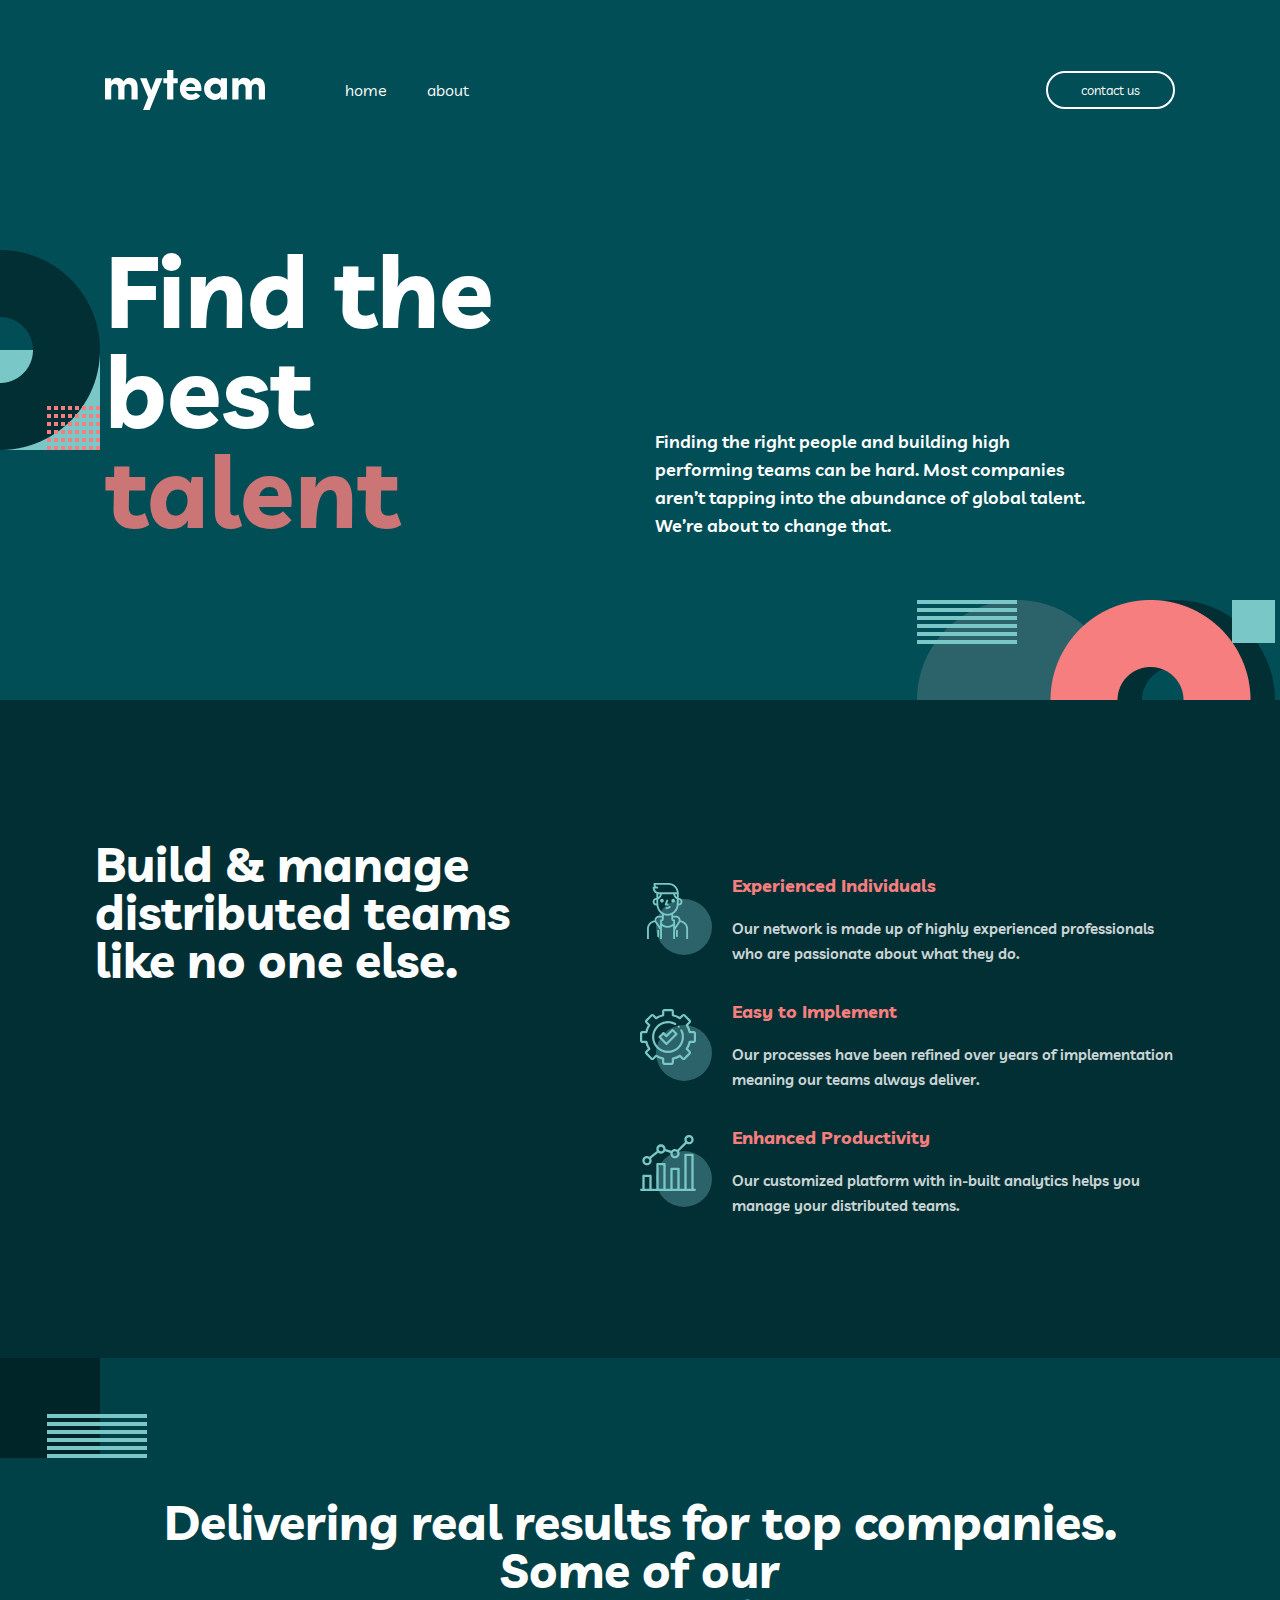
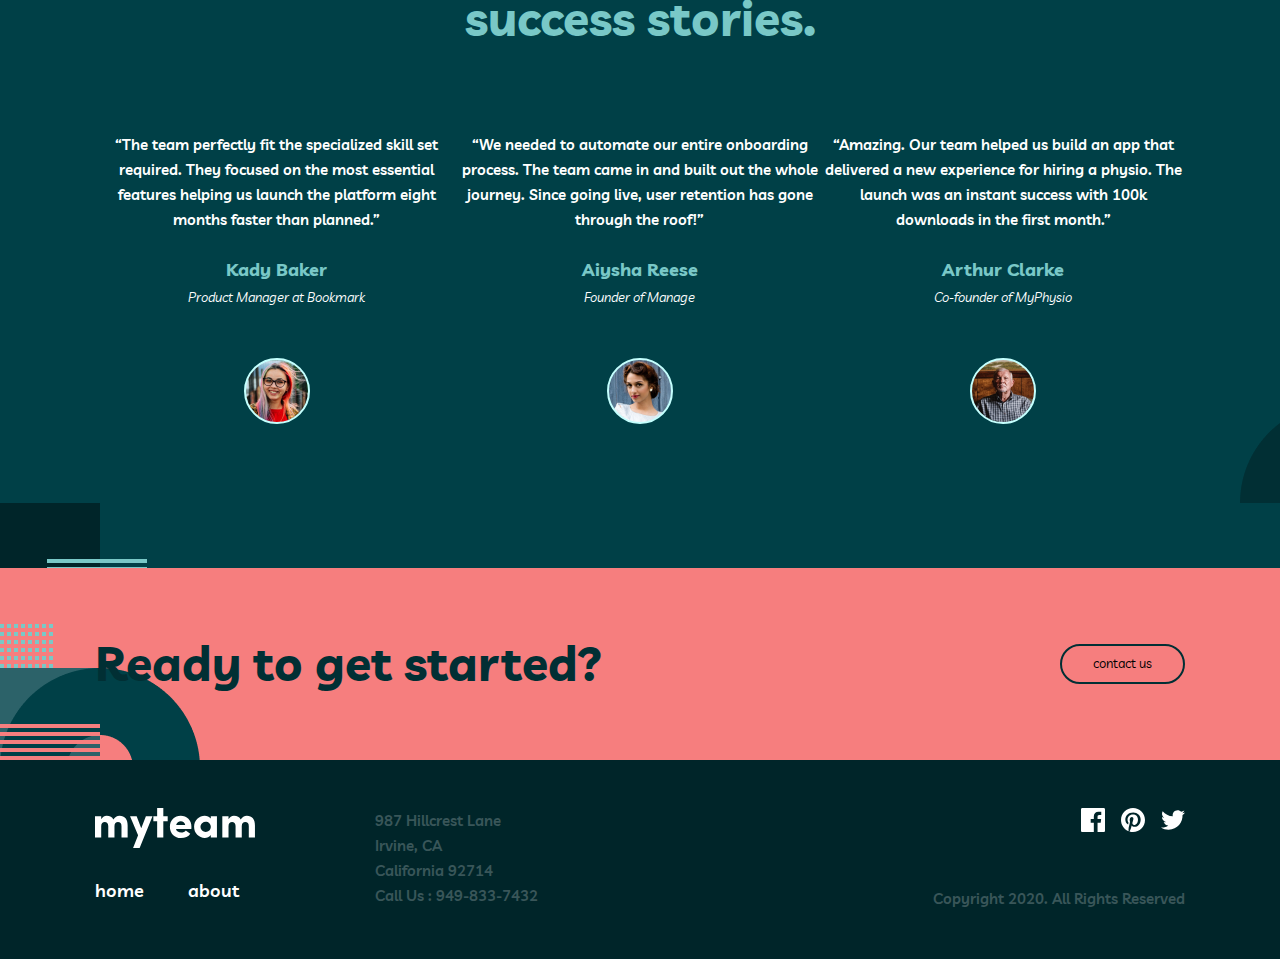
<file: pages/index.html>
<!DOCTYPE html>
<html lang="en">

<head>
    <meta charset="UTF-8">
    <meta http-equiv="X-UA-Compatible" content="IE=edge">
    <meta name="viewport" content="width=device-width, initial-scale=1.0">
    <title>Document</title>
    <link rel="stylesheet" href="../styles/mian.css">
</head>

<body>
    <header id="begin">
        <nav>
            <div class="container nav">
                <div class="menu">
                    <img src="../images/myteam.svg" alt="">
                    <a href="index.html">home</a>
                    <a href="in-2.html">about</a>
                </div>
                <button id="humburger">
                    <img src="../images/menu.svg" alt="">
                </button>
                <div id="navbar-responsive">
                    <button id="navbar-close">
                        <img src="../images/close.svg" alt="menu" />
                    </button>
                    <p>home</p>
                    <br>
                    <p>about</p>
                    <button class="btn1 b">
                        contact us
                    </button>
                </div>
                <button class="btn b">
                    <a href="in-3.html">contact us</a>
                </button>
            </div>
            <section>
                <div class="container cv">
                    <div class="p">
                        <p>
                            Find the <br> best <p class="tal">talent</p>
                        </p>
                    </div>
                    <div class="begun1">
                        <p>Finding the right people and building high <br> performing teams can be hard. Most companies <br>
                            aren’t tapping into the abundance of global talent. <br> We’re about to change that.</p>
                    </div>
                </div>
            </section>
        </nav>
    </header>
    <main>
        <section id="easy">
            <div class="container sec-2">
                <div class="build">
                    <p>Build & manage <br> distributed teams <br> like no one else.</p>
                </div>
                <div>
                    <div class="card">
                        <img src="../images/icon-experienced@2x.svg" alt="">
                        <div class="like23">
                            <div>Experienced Individuals</div>
                            <p>Our network is made up of highly experienced professionals who are passionate about what they do.</p>
                        </div>
                    </div>
                    <div class="card">
                        <img src="../images/easy.svg" alt="">
                        <div class="like23">
                            <div>Easy to Implement</div>
                            <p>Our processes have been refined over years of implementation meaning our teams always deliver.</p>
                        </div>
                    </div>
                    <div class="card">
                        <img src="../images/enhaced.svg" alt="">
                        <div class="like23">
                            <div>Enhanced Productivity</div>
                            <p>Our customized platform with in-built analytics helps you manage your distributed teams.</p>
                        </div>
                    </div>
                </div>
            </div>
        </section>
        <section id="about">
            <div class="container about">
                <div class="about__p">
                    <p>Delivering real results for top companies. Some of our <p class="df">success stories.</p> </p>
                </div>
                <div class="aboutus">
                    <div class="card-2">
                        <p>“The team perfectly fit the specialized skill set required. They focused on the most essential features helping us launch the platform eight months faster than planned.”</p>
                        <h4>Kady Baker</h4>
                        <div class="i">
                            <i>Product Manager at Bookmark</i>
                        </div>
                        <br>
                        <div class="img-3">
                            <img src="../images/user-kady.svg" alt="">
                        </div>
                    </div>
                    <div class="card-2">
                        <p>“We needed to automate our entire onboarding process. The team came in and built out the whole journey. Since going live, user retention has gone through the roof!”</p>
                        <h4>Aiysha Reese</h4>
                        <div class="i">
                            <i>Founder of Manage</i>
                        </div>
                        <br>
                        <div class="img-3">
                            <img src="../images/user-aiysha.svg" alt="">
                        </div>
                    </div>
                    <div class="card-2">
                        <p>“Amazing. Our team helped us build an app that delivered a new experience for hiring a physio. The launch was an instant success with 100k downloads in the first month.”</p>
                        <h4>Arthur Clarke</h4>
                        <div class="i">
                            <i>Co-founder of MyPhysio</i>
                        </div>
                        <br>
                        <div class="img-3">
                            <img src="../images/user-arthur.svg" alt="">
                        </div>
                    </div>
                </div>
            </div>
        </section>
        <section id="contact">
            <div class="container cont-1">
                <div class="ready"><p>Ready to get started?</p></div>
                <div class="btn-end">
                    <button>contact us</button>
                </div>
            </div>
        </section>
        <section id="lo2">
            <div class="container lo2">
                <div class="hjk">
                    <div>
                        <img src="../images/myteam.svg" alt="">
                        <div class="kk">
                            <a href="#">home</a>
                            <a href="#">about</a>
                        </div>
                    </div>
                    <div class="lopi">
                        <p class="footer0">
                            987  Hillcrest Lane <br> Irvine, CA <br> California 92714 <br> Call Us : 949-833-7432
                        </p>
                    </div>
                </div>
                <div class="youtube">
                    <div class="img-4"><img src="../images/Group 31.svg" alt=""></div>
                    <p class="footer0 jk">Copyright 2020. All Rights Reserved</p>
                </div>
            </div>
        </section>
    </main>
    <script src="../main.js"></script>
</body>

</html>
</file>
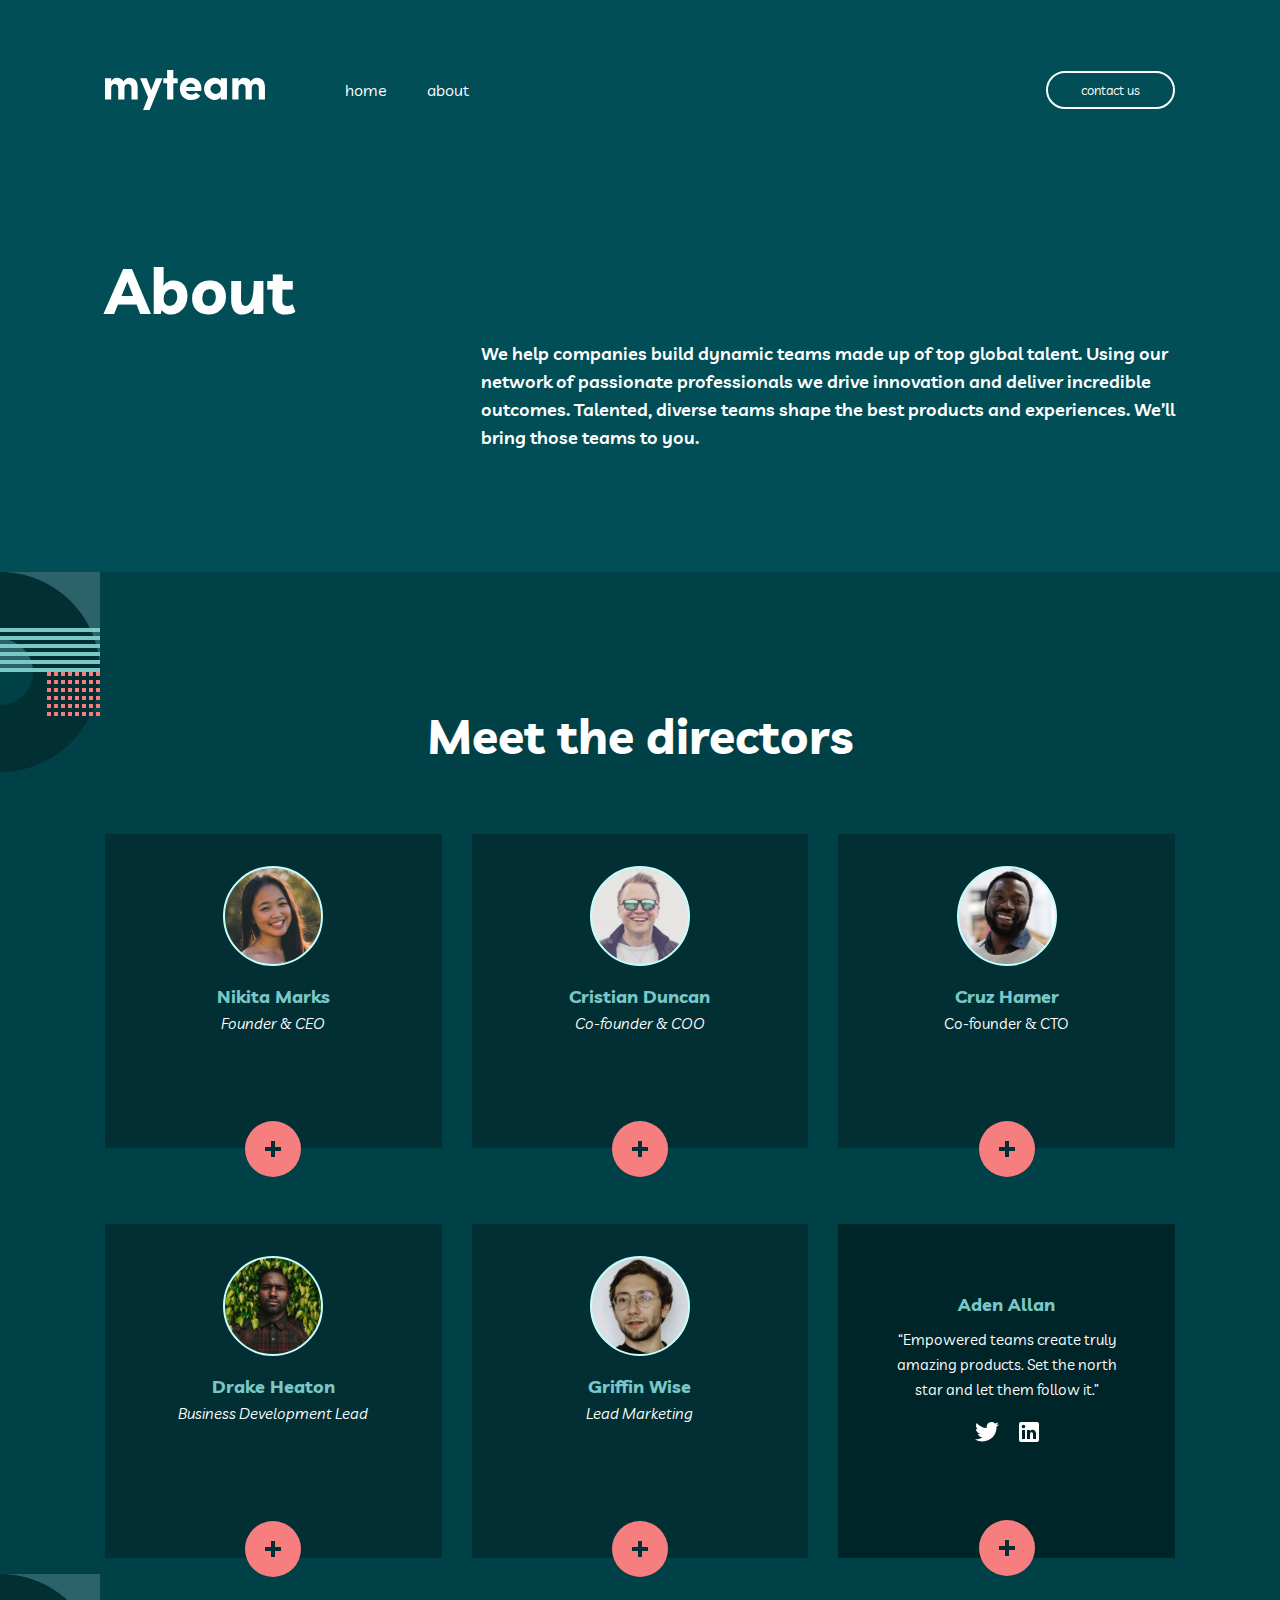
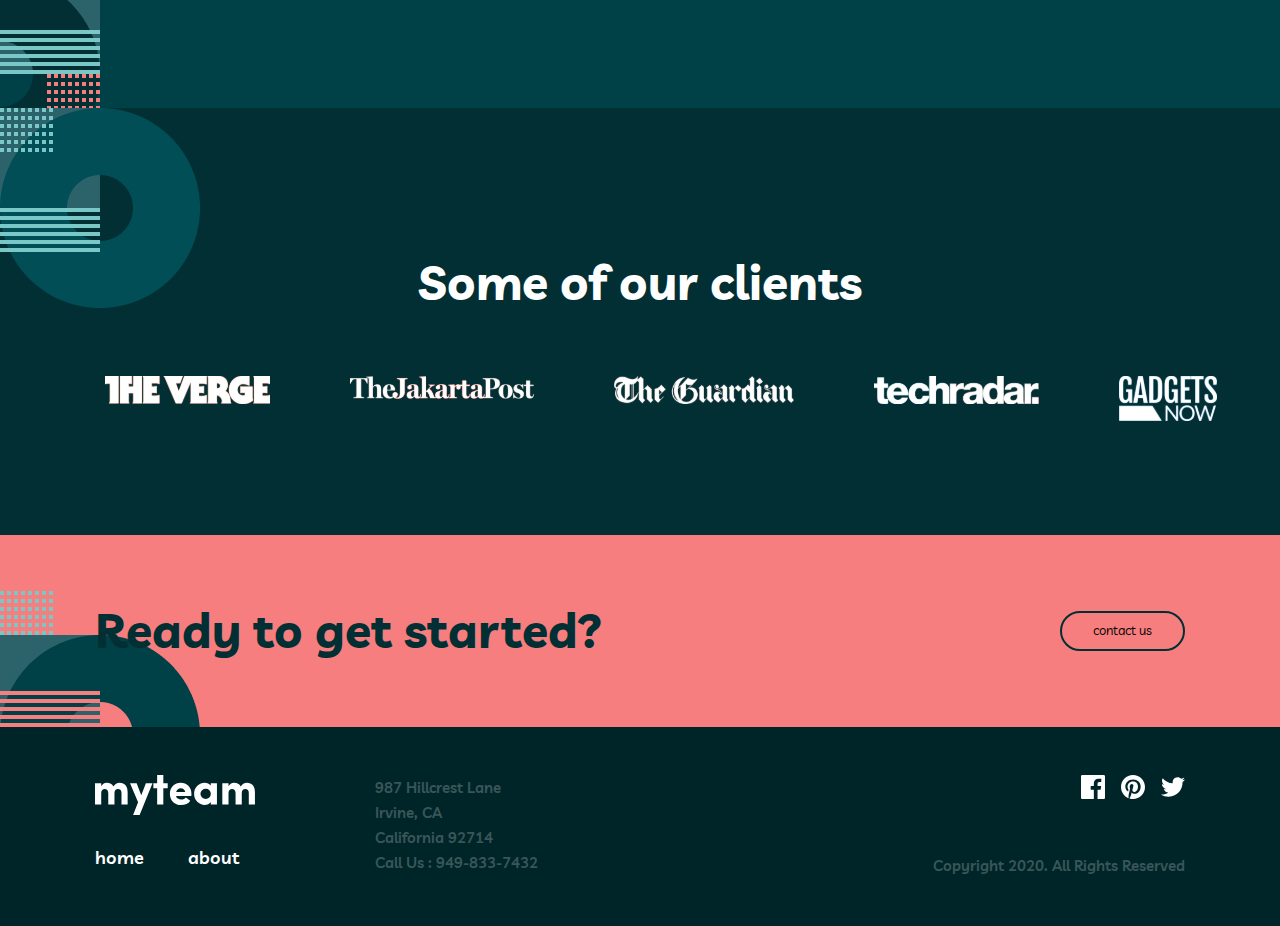
<file: pages/in-2.html>
<!DOCTYPE html>
<html lang="en">

<head>
    <meta charset="UTF-8">
    <meta http-equiv="X-UA-Compatible" content="IE=edge">
    <meta name="viewport" content="width=device-width, initial-scale=1.0">
    <title>Document</title>
    <link rel="stylesheet" href="../styles/index.css">
</head>

<body>
    <header>
        <div class="container nav">
            <div class="menu">
                <img src="../images/myteam.svg" alt="">
                <a href="index.html">home</a>
                <a href="in-2.html">about</a>
            </div>
            <button id="humburger">
                <img src="../images/menu.svg" alt="">
            </button>
            <div id="navbar-responsive">
                <div class="navbarl">
                    <button id="navbar-close">
                        <img src="../images/close.svg" alt="menu" />
                    </button>
                    <p>Home</p>
                    <br>
                    <p>About</p>
                    <button class="btn1 b">
                        contact us
                    </button>
                </div>
            </div>
            <button class="btn b">
                <a href="in-3.html">contact us</a>
            </button>
        </div>
        <div class="container beg">
            <div class="nim">
                <p>About</p>
            </div>
            <div class="nim1">
                <p>
                    We help companies build dynamic teams made up of top global talent. Using our <br> network of
                    passionate professionals we drive innovation and deliver incredible <br> outcomes. Talented, diverse
                    teams shape the best products and experiences. We’ll <br> bring those teams to you.
                </p>
            </div>
        </div>
    </header>
    <main>
        <section id="bgc-2">
            <p class="meet">Meet the directors</p>
            <div class="container cards">
                <div class="card">
                    <div class="img-1">
                        <img src="../images2/user-nikita.svg" alt="">
                    </div>
                    <h4>Nikita Marks</h4>
                    <p><i>Founder & CEO</i></p>
                    <div class="cicle">
                        <div id="x"></div>
                        <div id="x2"></div>
                    </div>
                </div>
                <div class="card">
                    <div class="img-1">
                        <img src="../images2/user-cristian.svg" alt="">
                    </div>
                    <h4>Cristian Duncan</h4>
                    <p><i>Co-founder & COO</i></p>
                    <div class="cicle">
                        <div id="x"></div>
                        <div id="x2"></div>
                    </div>
                </div>
                <div class="card">
                    <div class="img-1">
                        <img src="../images2/user-cruz.svg" alt="">
                    </div>
                    <h4>Cruz Hamer</h4>
                    <p><i></i>Co-founder & CTO</p>
                    <div class="cicle">
                        <div id="x"></div>
                        <div id="x2"></div>
                    </div>
                </div>
                <div class="card">
                    <div class="img-1">
                        <img src="../images2/user-drake.svg" alt="">
                    </div>
                    <h4>Drake Heaton</h4>
                    <p><i>Business Development Lead</i></p>
                    <div class="cicle">
                        <div id="x"></div>
                        <div id="x2"></div>
                    </div>
                </div>
                <div class="card">
                    <div class="img-1">
                        <img src="../images2/user-griffin.svg" alt="">
                    </div>
                    <h4>Griffin Wise</h4>
                    <p><i>Lead Marketing</i></p>
                    <div class="cicle">
                        <div id="x"></div>
                        <div id="x2"></div>
                    </div>
                </div>
                <div class="card1 card">
                    <h4>Aden Allan</h4>
                    <p>“Empowered teams create truly <br> amazing products. Set the north <br> star and let them follow
                        it.”</p>
                    <div id="img-2">
                        <img src="../images2/twiter.svg" alt="">
                        <img src="../images2/in.svg" alt="">
                    </div>
                    <div class="cicle fggf">
                        <div id="x"></div>
                        <div id="x2"></div>
                    </div>
                </div>
            </div>
        </section>
        <section id="something">
            <div class="container">
                <div class="some">
                    <p>Some of our clients</p>
                </div>
                <div class="img-sh">
                    <div>
                        <img src="../images2/1.svg" alt="">

                    </div>
                    <div>
                        <img src="../images2/2.svg" alt="">

                    </div>
                    <div>
                        <img src="../images2/3.svg" alt="">

                    </div>
                    <div>
                        <img src="../images2/4.svg" alt="">

                    </div>
                    <div>
                        <img src="../images2/5.svg" alt="">

                    </div>
                </div>
            </div>
        </section>
        <section id="contact">
            <div class="container cont-1">
                <div class="ready">
                    <p>Ready to get started?</p>
                </div>
                <div class="btn-end">
                    <button>contact us</button>
                </div>
            </div>
        </section>
        <section id="lo2">
            <div class="container lo2">
                <div class="hjk">
                    <div>
                        <img src="../images/myteam.svg" alt="">
                        <div class="kk">
                            <a href="#">home</a>
                            <a href="#">about</a>
                        </div>
                    </div>
                    <div class="lopi">
                        <p class="footer0">
                            987 Hillcrest Lane <br> Irvine, CA <br> California 92714 <br> Call Us : 949-833-7432
                        </p>
                    </div>
                </div>
                <div class="youtube">
                    <div class="img-4"><img src="../images/Group 31.svg" alt=""></div>
                    <p class="footer0 jk">Copyright 2020. All Rights Reserved</p>
                </div>
            </div>
        </section>
    </main>
    <script src="../main.js"></script>
</body>

</html>
</file>
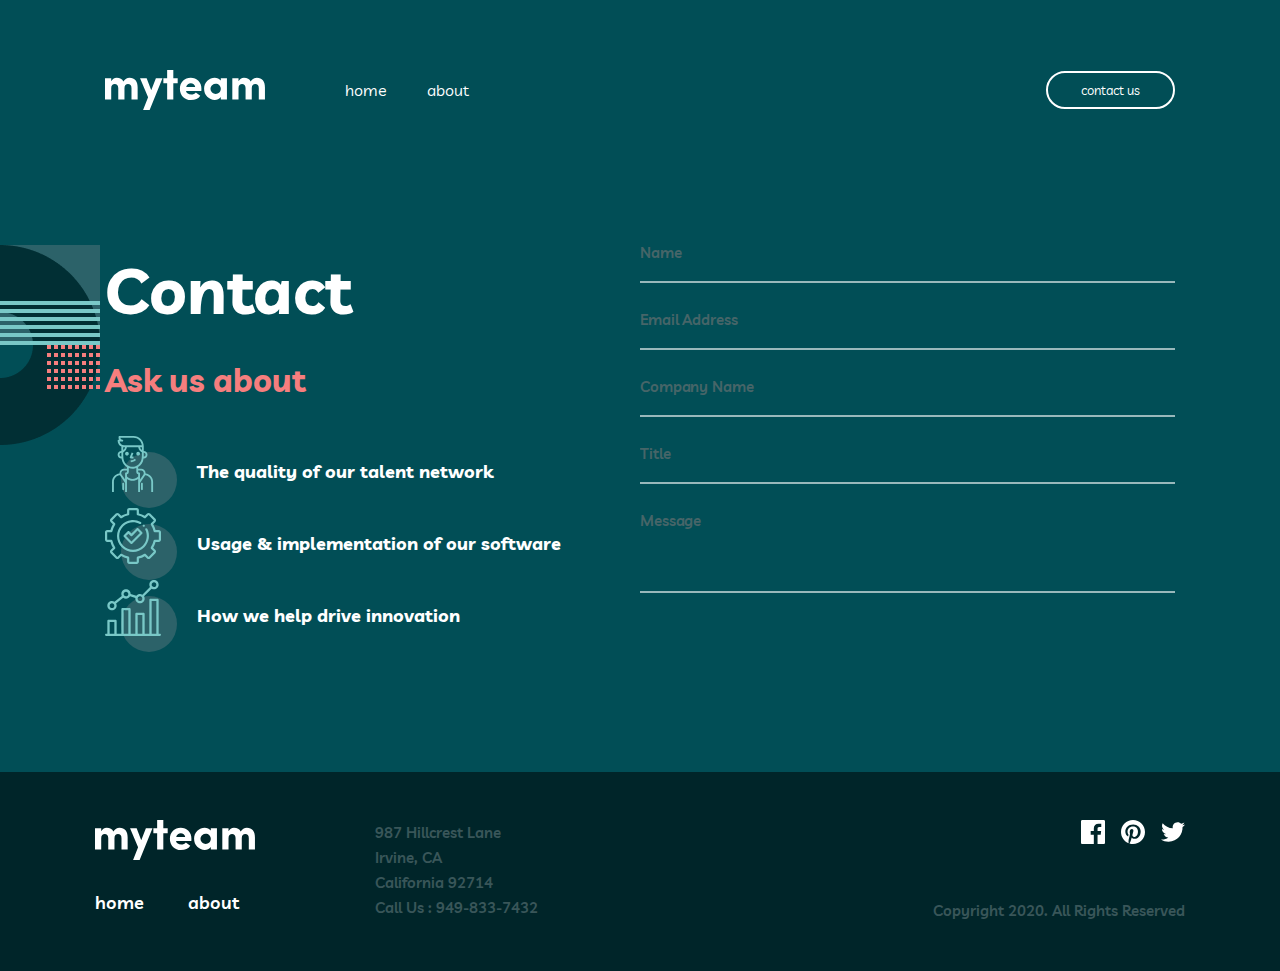
<file: pages/in-3.html>
<!DOCTYPE html>
<html lang="en">

<head>
    <meta charset="UTF-8">
    <meta http-equiv="X-UA-Compatible" content="IE=edge">
    <meta name="viewport" content="width=device-width, initial-scale=1.0">
    <title>Document</title>
    <link rel="stylesheet" href="../styles/index.css">
    <link rel="stylesheet" href="../styles/in-3.css">
</head>

<body>
    <header>
        <div class="container nav">
            <div class="menu">
                <img src="../images/myteam.svg" alt="">
                <a href="index.html">home</a>
                <a href="in-2.html">about</a>
            </div>
            <button id="humburger">
                <img src="../images/menu.svg" alt="">
            </button>
            <div id="navbar-responsive">
                <div class="navbarl">
                    <button id="navbar-close">
                        <img src="../images/close.svg" alt="menu" />
                    </button>
                    <p>Home</p>
                    <br>
                    <p>About</p>
                    <button class="btn1 b">
                        contact us
                    </button>
                </div>
            </div>
            <button class="btn b">
                <a href="in-3.html">contact us</a>
            </button>

        </div>
        <section>
            <div class="container fghjklk">
                <div id="contactus-1">
                    <div class="vhuyutcyguhgyftygh">
                        <h1>Contact</h1>
                        <p class="ask-1">Ask us about</p>
                    </div>
                    <div class="guhrt9ugwruogaer9u">
                        <div class="huhuuuhuh">
                            <img src="../images2/i1.svg" alt="">
                            <p>The quality of our talent network</p>
                        </div>
                        <div class="huhuuuhuh">
                            <img src="../images2/i2.svg" alt="">
                            <p>Usage & implementation of our software</p>
                        </div>
                        <div class="huhuuuhuh">
                            <img src="../images2/i3.svg" alt="">
                            <p>How we help drive innovation</p>
                        </div>
                    </div>
                </div>
                <div>
                    <form action="#">
                        <input placeholder="Name" type="name">
                        <input placeholder="Email Address" type="email">
                        <input placeholder="Company Name" type="text">
                        <input placeholder="Title" type="text">
                        <input placeholder="Message" type="text">
                    </form>
                </div>
            </div>
        </section>
    </header>
    <main>
        <section id="lo2">
            <div class="container lo2">
                <div class="hjk">
                    <div>
                        <img src="../images/myteam.svg" alt="">
                        <div class="kk">
                            <a href="#">home</a>
                            <a href="#">about</a>
                        </div>
                    </div>
                    <div class="lopi">
                        <p class="footer0">
                            987 Hillcrest Lane <br> Irvine, CA <br> California 92714 <br> Call Us : 949-833-7432
                        </p>
                    </div>
                </div>
                <div class="youtube">
                    <div class="img-4"><img src="../images/Group 31.svg" alt=""></div>
                    <p class="footer0 jk">Copyright 2020. All Rights Reserved</p>
                </div>
            </div>
        </section>
    </main>
    <script src="../main.js"></script>
</body>

</html>
</file>
<file: styles/mian.css>
@import url('https://fonts.googleapis.com/css2?family=Livvic&display=swap');

* {
    margin: 0;
    padding: 0;
    box-sizing: border-box;
    font-family: 'Livvic', sans-serif;
}

.container {
    max-width: 1090px;
    padding: 10px;
    margin: 0 auto;
}

a {
    text-decoration: none;
}

.nav {
    display: flex;
    justify-content: space-between;
    align-items: center;
    padding-bottom: 120px;
    padding-top: 70px;
}

.menu {
    display: flex;
    align-items: center;
}

.menu a {
    color: white;
    padding-left: 40px;
}

.menu img {
    padding-right: 40px;
}


.btn {
    color: white;
    border: 2px solid #FFFFFF;
    border-radius: 24px;
    padding: 9px 33px;
    background-color: transparent;
}

.btn1 {
    margin-top: 50px;
    color: #002529;
    border: 2px solid #002529;
    border-radius: 24px;
    padding: 9px 33px;
    background-color: transparent;
}

#begin {
    background-image: url(../images/Group\ 7\ \(1\).png);
    height: 700px;
}

#easy {
    background-image: url(../images/bgc-2.png);
}

#about {
    background-image: url(../images/bgc-3.png);
}

#contact {
    background-image: url(../images/bgc-4.png);
}

#lo2  {
    background: #002529;
}

#humburger {
    display: none;
    background-color: transparent;
    border: none;
}

#navbar-close {
    display: none;
    background-color: transparent;
    border: none;
}

#navbar-responsive {
    position: fixed;
    display: flex;
    top: 0;
    bottom: 0;
    right: -100%;
    height: 100vh;
    width: 80%;
    flex-direction: column;
    flex-wrap: wrap;
    justify-content: center;
    align-items: center;
    background-image: url(../images/Group\ 8.png);
    transition: 0.5s;
}

#navbar-responsive p {
    font-size: 50px;
    color: #002529;
    padding-top: 10px;
}

#navbar-close {
    padding-left: 100px;
}

.p {
    font-weight: 700;
    font-size: 100px;
    line-height: 100px;
    color: #FFFFFF;
}

.tal {
    color: #CB7576;
}

.begun1 {
    display: flex;
    align-items: flex-end;
    color: #FFFFFF;
}

.begun1 p {
    font-weight: 600;
    font-size: 18px;
    line-height: 28px;
    color: #FFFFFF;
}

.cv {
    display: grid;
    grid-template-columns: repeat(2, 1fr);
    grid-gap: 30px;
    padding-bottom: 250px;
}

.build {
    font-weight: 700;
    font-size: 48px;
    line-height: 48px;
    color: #FFFFFF;
}

.like23 div {
    font-weight: 700;
    font-size: 18px;
    line-height: 28px;
    color: #F67E7E;
}

.like23 p {
    font-weight: 600;
    font-size: 15px;
    line-height: 25px;
    color: #FFFFFF;
    opacity: 0.8;
    padding-top: 16px;
}

.like23 {
    padding-left: 20px;
}

.sec-2 {
    padding: 140px 0;
    display: grid;
    grid-template-columns: repeat(2, 1fr);
}

.card {
    padding-top: 32px;
    display: flex;
}

.df {
    color: #79C8C7;
}

.about {
    padding: 140px 0;
}

.about__p {
    padding-bottom: 90px;
    color: #FFFFFF;
    font-weight: 700;
    font-size: 48px;
    line-height: 48px;
    text-align: center;
}

.card-2 h4 {
    font-weight: 700;
    font-size: 18px;
    line-height: 28px;
    text-align: center;
    color: #79C8C7;
    padding: 24px 0 2px;
}

.card-2 p {
    font-weight: 600;
    font-size: 15px;
    line-height: 25px;
    text-align: center;
    color: #FFFFFF;
}

.card-2 i {
    font-size: 13px;
    line-height: 18px;
    text-align: center;
    color: #FFFFFF;
}

.img-3 {
    text-align: center;
}

.i {
    text-align: center;
    padding-bottom: 32px;
}

.aboutus {
    display: grid;
    grid-template-columns: repeat(3, 1fr);
}

.btn-end button {
    padding: 9px 31px 11px;
    border: 2px solid #012F34;
    border-radius: 24px;
    background: transparent;
}


.ready {
    font-weight: 700;
    font-size: 48px;
    line-height: 38px;
    color: #012F34;
}

.cont-1 {
    display: flex;
    justify-content: space-between;
    padding: 76px 0;
}

.lo2 {
    display: flex;
    justify-content: space-between;
    padding: 48px 0;

}

.hjk {
    display: flex;
}

.footer0 {
    font-weight: 600;
    font-size: 15px;
    line-height: 25px;
    color: #395659;
}

.lopi {
    padding-left: 120px;
}

.jk {
    padding-top: 50px;
}

.img-4 {
    text-align: end;
}

.kk a:last-child {
    padding-left: 40px;
}

.kk {
    padding-top: 25px;
}

.kk a {
    font-weight: 600;
    font-size: 18px;
    line-height: 28px;
    color: #FFFFFF;
}

.b:hover {
    color: #002529;
    background: #FFFFFF;
    border: 2px solid #FFFFFF;
    border-radius: 24px;
}

.btn-end button:hover {
    background: #012F34;
    border: 2px solid #012F34;
    border-radius: 24px;
    color: #FFFFFF;
}
.btn a {
    color: #FFFFFF;
}
.btn:hover a {
    color: #002529;
}

@media (max-width: 600px) {
    .menu a {
        display: none;
    }

    #humburger {
        display: block;
    }

    #navbar-close {
        position: absolute;
        top: 10px;
        right: 10px;
        z-index: 99;
        display: block;
    }

    .nav {
        padding-top: 20px;
        padding-bottom: 20px;
    }

    .cv {
        grid-template-columns: 1fr;
        text-align: center;
    }

    .btn {
        display: none;
    }

    .sec-2 {
        grid-template-columns: 1fr;
    }

    .begun1 {
        margin: 0 auto;
    }

    .card {
        flex-direction: column;
    }

    .card * {
        text-align: center;
    }

    .card img {
        margin: 0 auto;
        width: 72px;
        height: 72px;
    }

    .aboutus {
        grid-template-columns: repeat(1, 1fr);
        padding: 0 24px;
    }

    .about__p {
        padding: 0 24px 80px;
    }

    .img-3 {
        padding-bottom: 20px;
    }

    .cont-1 {
        flex-direction: column;
    }

    .cont-1 * {
        text-align: center;
    }

    .btn-end {
        padding-top: 50px;
    }

    .hjk {
        flex-direction: column;
    }

    .lopi {
        padding-left: 0;
        padding: 24px 0 40px;
    }

    .lo2 {
        flex-direction: column;
    }

    .lo2 * {
        text-align: center;
    }

    .jk {
        padding-top: 16px;
        text-align: center;
    }

    .build {
        padding: 0 111px 50px 24px;
    }
}
</file>
<file: styles/index.css>
@import url('https://fonts.googleapis.com/css2?family=Livvic&display=swap');

* {
    margin: 0;
    padding: 0;
    box-sizing: border-box;
    font-family: 'Livvic', sans-serif;
}



.container {
    max-width: 1090px;
    padding: 10px;
    margin: 0 auto;
}

a {
    text-decoration: none;
}

.nav {
    display: flex;
    justify-content: space-between;
    align-items: center;
    padding-bottom: 120px;
    padding-top: 70px;
}

.menu {
    display: flex;
    align-items: center;
}

.menu a {
    color: white;
    padding-left: 40px;
}

.menu img {
    padding-right: 40px;
}


.btn {
    color: white;
    border: 2px solid #FFFFFF;
    border-radius: 24px;
    padding: 9px 33px;
    background-color: transparent;
}

.btn1 {
    margin-top: 50px;
    color: #FFFFFF;
    border: 2px solid #FFFFFF;
    border-radius: 24px;
    padding: 9px 33px;
    background-color: transparent;
}


#humburger {
    display: none;
    background-color: transparent;
    border: none;
}

#navbar-close {
    display: none;
    background-color: transparent;
    border: none;
}

#navbar-responsive {
    position: fixed;
    display: flex;
    top: 0;
    bottom: 0;
    right: -100%;
    height: 100vh;
    width: 70%;
    flex-direction: column;
    flex-wrap: wrap;
    justify-content: flex-start;
    align-items: center;
    background-image: url(../images/Group\ 8.png);
    transition: 0.5s;
    z-index: 1000;
}

.navbarl {
    margin: 56px 25px 391px 48px;
}

#navbar-responsive p {

    font-family: 'Livvic';
    font-style: normal;
    font-weight: 600;
    font-size: 18px;
    line-height: 28px;
    /* identical to box height, or 156% */


    color: #FFFFFF;
}

#navbar-close {
    padding: 20px;
}

header {
    background-image: url(../images2/bgc-1.png);
}

.nim p {
    font-weight: 700;
    font-size: 64px;
    line-height: 100px;
    color: #FFFFFF;
}

.nim1 {
    display: flex;
    align-items: flex-end;
    color: #FFFFFF;
    padding-top: 100px;
}

.nim1 p {
    font-weight: 600;
    font-size: 18px;
    line-height: 28px;
    color: #FFFFFF;
}

.beg {
    display: flex;
    justify-content: space-between;
    padding-bottom: 120px;
}

.b:hover {
    color: #002529;
    background: #FFFFFF;
    border: 2px solid #FFFFFF;
    border-radius: 24px;
}

.meet {
    font-weight: 700;
    font-size: 48px;
    line-height: 48px;
    text-align: center;
    color: #FFFFFF;
    padding-bottom: 64px;
}

#bgc-2 {
    padding: 140px 0;
    background-image: url(../images2/bgc-2.png);
}

.cards {
    display: grid;
    grid-template-columns: repeat(3, 1fr);
    grid-row-gap: 76px;
    grid-column-gap: 30px;
}

.card {
    padding: 32px 24px 56px;
    background: #012F34;
}

.card * {
    text-align: center;
}

.card h4 {
    padding-top: 13px;
    font-weight: 700;
    font-size: 18px;
    line-height: 28px;
    color: #79C8C7;
}

.card p {
    font-size: 15px;
    line-height: 25px;
    color: #FFFFFF;
}

.card1 {
    background: #002529;
}

.card1 h4 {
    padding-top: 35px;
}

.card1 p {
    padding: 8px 0 20px;
}

#img-2 img:first-child {
    padding-right: 16px;
}

/* circle */

.cicle {
    text-align: center;
    position: relative;
    width: 56px;
    height: 56px;
    background: #F67E7E;
    border-radius: 50%;
    left: calc(50% - 56px/2);
    top: calc(50% - 56px/2);

}

#x {
    position: absolute;
    width: 4px;
    height: 16px;
    left: calc(50% - 4px/2);
    top: calc(50% - 16px/2);
    background: #012F34;
}

#x2 {
    position: absolute;
    width: 4px;
    height: 16px;
    left: calc(50% - 4px/2);
    top: calc(50% - 16px/2);
    background: #012F34;
    transform: rotate(90deg);
}

.cicle:hover #x {
    transform: rotate(45deg);
    transition: 0.3s;
}

.cicle:hover #x2 {
    transform: rotate(-45deg);
    transition: 0.3s;
}

.cicle:hover {
    background: #79C8C7;
    transition: 0.3s;
}

/* circle-end */


.some p {
    font-weight: 700;
    font-size: 48px;
    line-height: 48px;
    text-align: center;
    color: #FFFFFF;
    padding-bottom: 70px;
    padding-top: 140px;
}

#something {
    background-image: url(../images2/bgc-3.png);
    width: 100%;
    height: 100%;
    /* background-repeat: no-repeat; */
    /* padding: 140px 0; */
}

.img-sh {
    display: grid;
    grid-template-columns: repeat(5, 1fr);
    grid-column-gap: 80px;
    padding-bottom: 100px;
}

.ready {
    font-weight: 700;
    font-size: 48px;
    line-height: 38px;
    color: #012F34;
}

.cont-1 {
    display: flex;
    justify-content: space-between;
    padding: 76px 0;
}

.lo2 {
    display: flex;
    justify-content: space-between;
    padding: 48px 0;

}

.hjk {
    display: flex;
}

.footer0 {
    font-weight: 600;
    font-size: 15px;
    line-height: 25px;
    color: #395659;
}

.lopi {
    padding-left: 120px;
}

.jk {
    padding-top: 50px;
}

.img-4 {
    text-align: end;
}

.kk a:last-child {
    padding-left: 40px;
}

.kk {
    padding-top: 25px;
}

.kk a {
    font-weight: 600;
    font-size: 18px;
    line-height: 28px;
    color: #FFFFFF;
}

.btn-end button:hover {
    background: #012F34;
    border: 2px solid #012F34;
    border-radius: 24px;
    color: #FFFFFF;
}

.btn-end button {
    padding: 9px 31px 11px;
    border: 2px solid #012F34;
    border-radius: 24px;
    background: transparent;
}

#contact {
    background-image: url(../images/bgc-4.png);
}

#lo2 {
    background: #002529;
}
.fggf {
    top:30%; 
}
.btn a {
    color: #FFFFFF;
}
.btn:hover a {
    color: #002529;
}

@media (max-width: 600px) {
    .menu a {
        display: none;
    }

    #humburger {
        display: block;
    }

    #navbar-close {
        position: absolute;
        top: 10px;
        right: 10px;
        z-index: 99;
        display: block;
    }

    .nav {
        padding-top: 20px;
        padding-bottom: 20px;
    }

    .cv {
        grid-template-columns: 1fr;
        text-align: center;
    }

    .btn {
        display: none;
    }

    .btn-end {
        padding-top: 50px;
    }

    .hjk {
        flex-direction: column;
    }

    .lopi {
        padding-left: 0;
        padding: 24px 0 40px;
    }

    .lo2 {
        flex-direction: column;
    }

    .lo2 * {
        text-align: center;
    }

    .jk {
        padding-top: 16px;
        text-align: center;
    }

    .build {
        padding: 0 111px 50px 24px;
    }

    .cont-1 {
        flex-direction: column;
    }

    .cont-1 * {
        text-align: center;
    }

    .beg {
        flex-direction: column;
    }

    .beg * {
        text-align: center;
    }

    .cards {
        grid-template-columns: 1fr;
    }
    .img-sh {
        grid-template-columns: 1fr ;
        grid-row-gap: 50px ;
    }
    .img-sh * {
        text-align: center;
    }
}
</file>
<file: styles/in-3.css>
header {
    background-image: url(../images/bgx-o.png);
}

.fghjklk {
    display: grid;
    grid-template-columns: repeat(2, 1fr);
    padding-bottom: 120px;
}

.guhrt9ugwruogaer9u div {
    display: flex;
}

.vhuyutcyguhgyftygh h1  {
    font-weight: 700;
    font-size: 64px;
    line-height: 100px;
    color: #FFFFFF;
}

.ask-1 {
    padding: 16px 0 32px;
    font-weight: 700;
    font-size: 32px;
    line-height: 48px;
    color: #F67E7E;
}


.huhuuuhuh p {
    display: flex;
    align-items: center;
    font-weight: 700;
    font-size: 18px;
    line-height: 28px;
    color: #FFFFFF;
    padding-left: 20px;
}

form input {
    padding-bottom: 16px;
    background-color: transparent;
    border: none;
    border-bottom: 2px solid white;
}
form input:last-child {
    padding-bottom: 58px ;
}

input {
    font-weight: 600;
    font-size: 15px;
    line-height: 25px;
    letter-spacing: -0.115385px;
    color: #FFFFFF;
    mix-blend-mode: normal;
    opacity: 0.6;
}

form {
    display: grid;
    grid-row-gap: 24px;
}
.btn a {
    color: #FFFFFF;
}
.btn:hover a {
    color: #002529;
}

@media (max-width: 600px) {
    header {
        background-image: url(../images2/bgc-23.png);
    }
    .fghjklk {
        display: grid;
        grid-template-columns: repeat(1, 1fr);
        padding-bottom: 120px;
        padding: 0 24px 120px ;
    }
    .vhuyutcyguhgyftygh * {
        text-align: center;
    }
}
</file>
